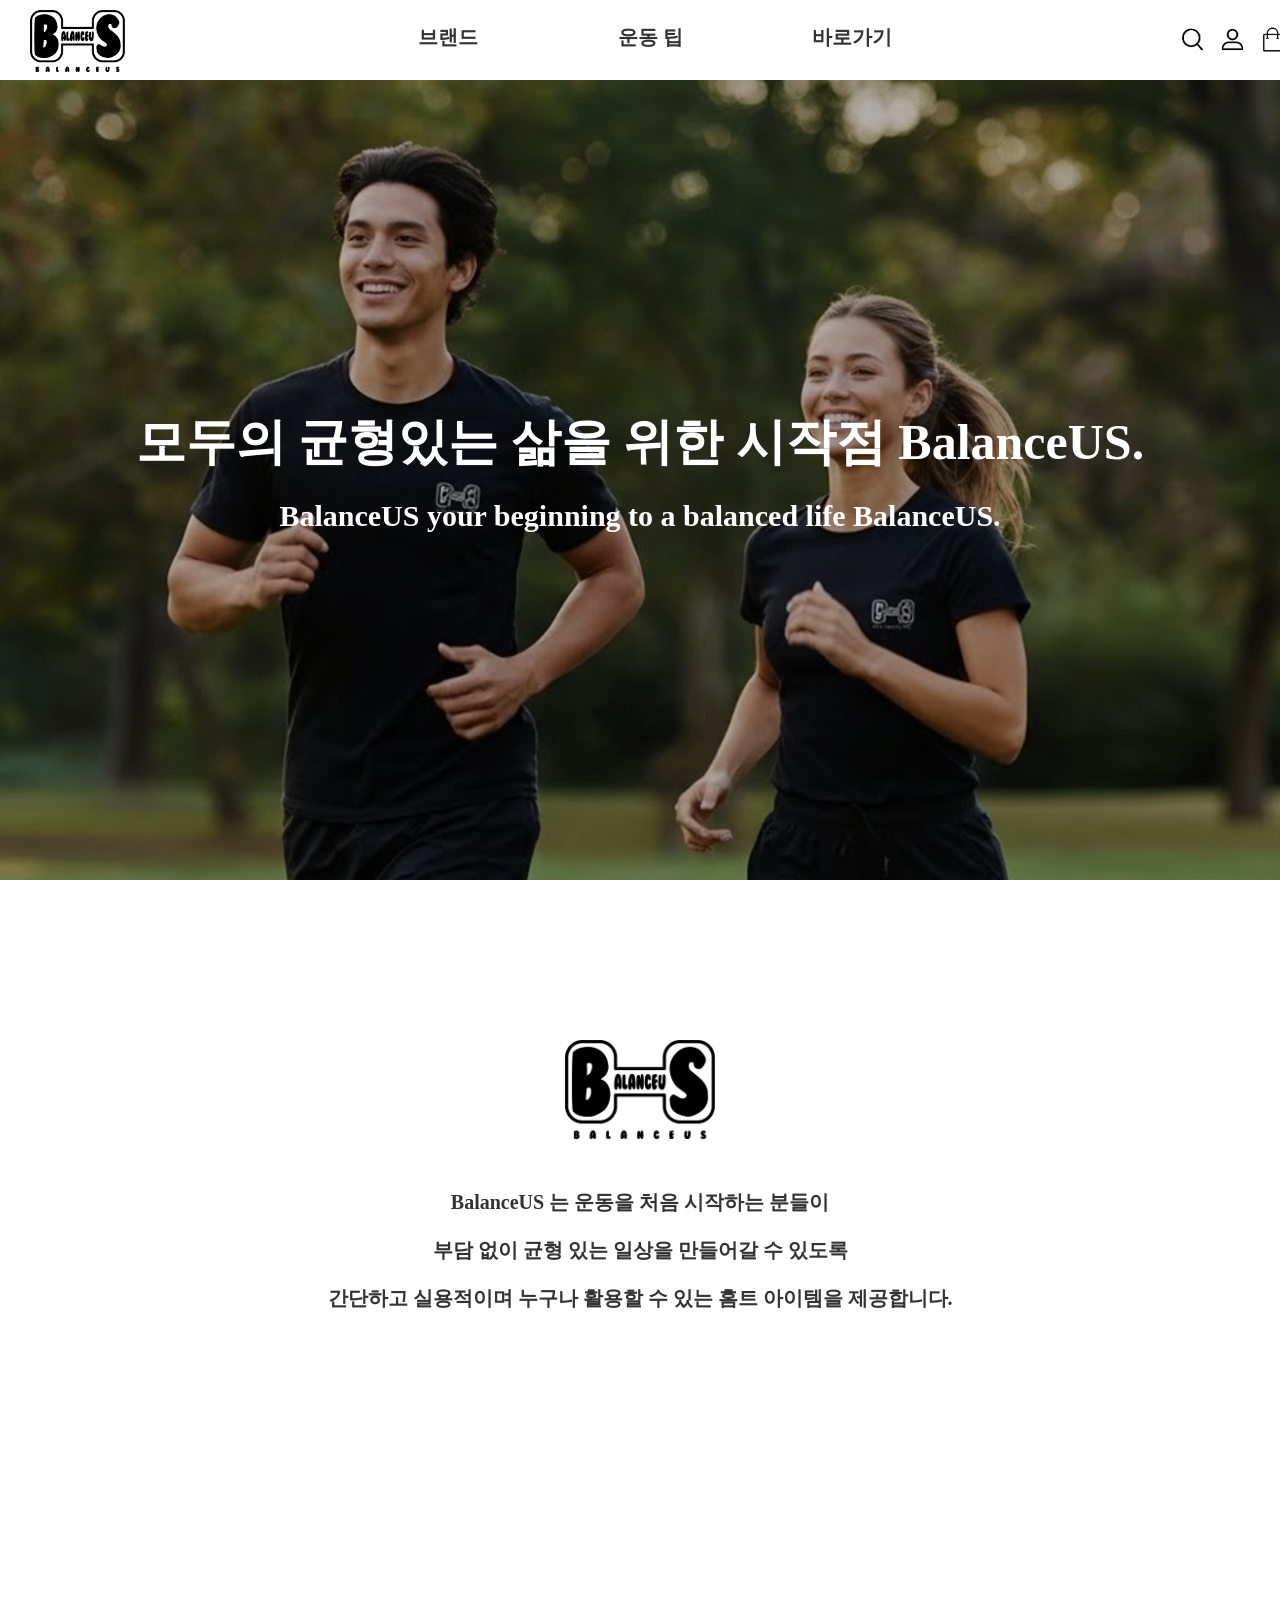
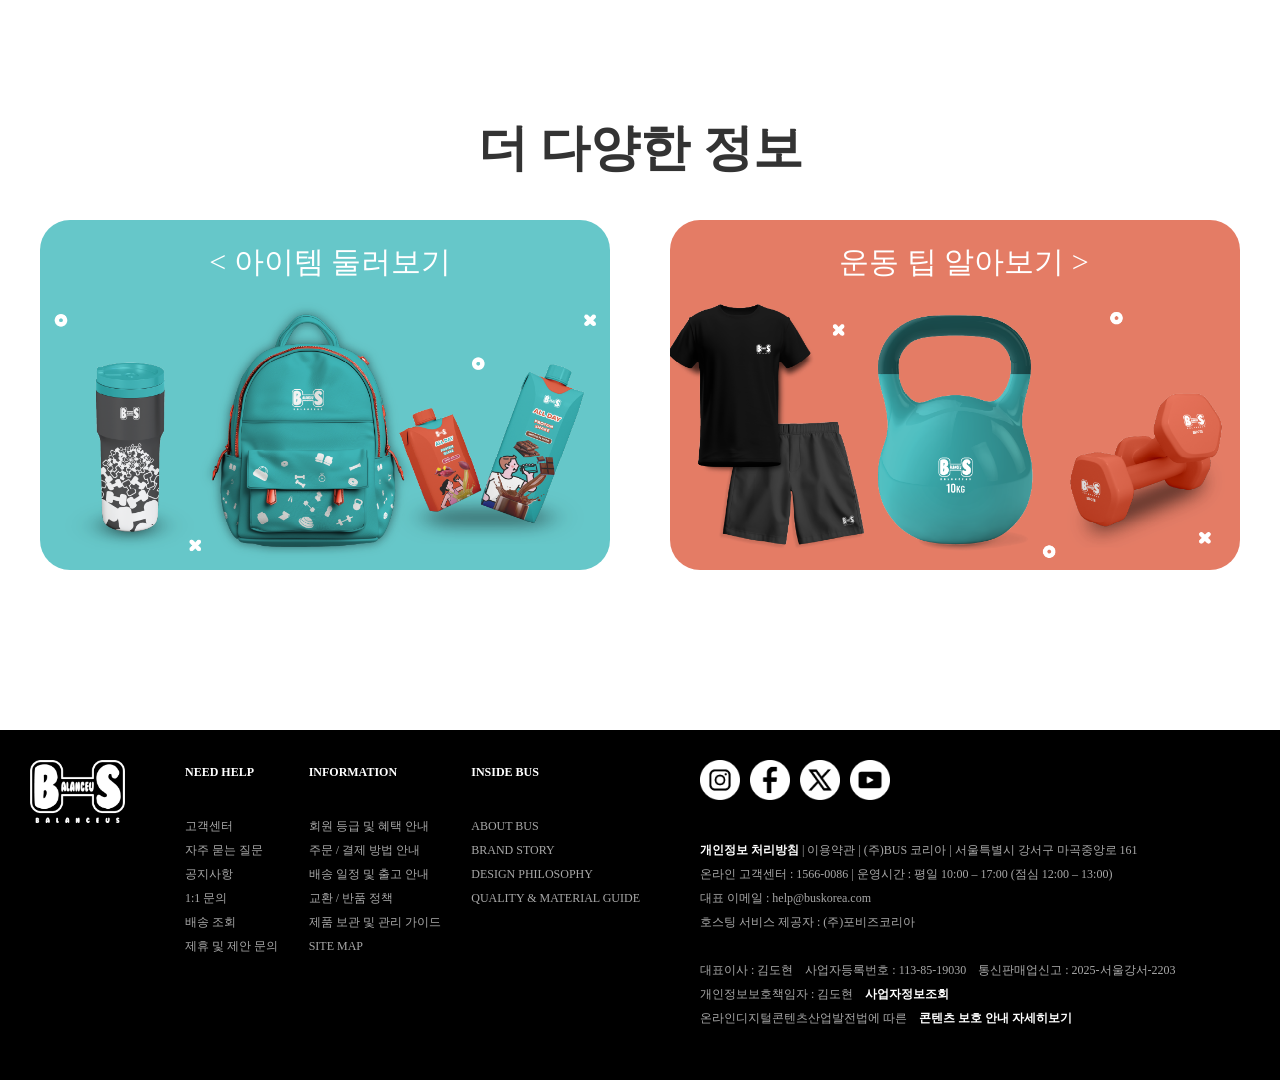
<file: sub/index2.html>
<!DOCTYPE html>
<html lang="ko">

<head>
    <meta charset="UTF-8">
    <meta name="viewport" content="width=1400px">
    <title>BalanceUS</title>

    <link rel="stylesheet" href="../css/style2.css">

<link rel="icon" type="image/png" sizes="32x32" href="../img/icon.png">


    <!-- 아이템 스와이퍼 -->
    <link rel="stylesheet" href="https://cdn.jsdelivr.net/npm/swiper@11/swiper-bundle.min.css" />

        <!-- AOS -->
    <link href="https://unpkg.com/aos@2.3.1/dist/aos.css" rel="stylesheet">



</head>

<body>

<div id="wrap_wrap">

    <div id="side_menu_wrap"><!-- 사이드 메뉴 -->
        <ul class="side_menu">
            <li><a href="#header_bg" class="side_up"></a></li>
            <li><a href="#" class="side_button1"></a></li>
            <li><a href="#" class="side_button2"></a></li>
            <li><a href="#" class="side_button3"></a></li>
            <li><a href="#footer_bg" class="side_down"></a></li>
        </ul>
    </div>

    <div id="header_bg"><!-- 메뉴 -->
        <div class="header_wrap">
            <div class="h_logo">
                <a href="../index.html"><img src="../img/logo.png" alt="logo"></a>
            </div>
            <ul class="menu">
                <li><a href="./index2.html">브랜드</a></li>
                <li><a href="./index3.html">운동 팁</a></li>

                <li class="direct_wrap">
                    <a href="#">바로가기</a>
                    <ul class="direct_menu">
                        
                <li><a href="../index.html#item_wrap">상품</a></li>
                <li><a href="../index.html#event_banner_bg">이벤트</a></li>
                <li><a href="../index.html#review_wrap">구매 후기</a></li>

                    </ul>
                </li>
                
            </ul>

            <ul class="h_list">
                <li><a href="#" class="hl_button1"></a></li>
                <li><a href="#" class="hl_button2"></a></li>
                <li><a href="#" class="hl_button3"></a></li>
            </ul>
        </div>
    </div>


    <div id="banner1_bg"><!-- 배너1 -->
        <div class="banner1_wrap">
            <h1 class="b1_h1">모두의 균형있는 삶을 위한 시작점 BalanceUS.

            </h1>
            <p class="b1_p1">
                BalanceUS your beginning to a balanced life BalanceUS.
            </p>
        </div>
    </div>

    <div id="br_contents_1" ><!-- 컨텐츠1 -->
        <div class="brc_img">
            <img src="../img/logo.png" alt="logo">
        </div>
        <p class="brc_p1">
            BalanceUS 는 운동을 처음 시작하는 분들이
            <br>
            <br>부담 없이 균형 있는 일상을 만들어갈 수 있도록
            <br>
            <br>간단하고 실용적이며 누구나 활용할 수 있는 홈트 아이템을 제공합니다.
        </p>
    </div>

    <div id="br_contents_2_wrap" data-aos="fade-up"><!-- 컨텐츠2 -->
        <div class="br_contents_2">

            <div class="brc2_img1">
                <p class="brc2_p1">
                    <span>Simple Start</span>
                    <br>
                    <br>
                    작지만 꾸준한 시작이 더 나은 하루를 만듭니다.
                </p>
            </div>
            <div class="brc2_img2">
                <p class="brc2_p2">
                    <span>Together & Balance</span>
                    <br>
                    <br>
                    함께하면 더 쉽게, 더 즐겁게.
                </p>
            </div>
        </div>

    </div>

    <div id="br_contents_3" data-aos="fade-up"><!-- 컨텐츠3 -->
        <div class="brc3_img1">
            <img src="../img/brand/br_contents3_img1.png" alt="br_contents3_img1">
        </div>

        <div class="brc3_img2_wrap">

            <div class="brc3_img2">
                <img src="../img/brand/br_contents3_img2.png" alt="br_contents3_img2">
                <p class="brc3_p1">
                    <span>Simple</span>
                    <br>
                    <br>누구나 쉽게
                    <br>시작할 수 있는 운동.
                </p>
            </div>
            <div class="brc3_img2">
                <img src="../img/brand/br_contents3_img2_2.png" alt="br_contents3_img2_2">
                <p class="brc3_p1">
                    <span>Balance</span>
                    <br>
                    <br>운동과 일상의 조화를 위한
                    <br>실용적인 아이템.
                </p>
            </div>
            <div class="brc3_img2">
                <img src="../img/brand/br_contents3_img2_3.png" alt="br_contents3_img2_3">
                <p class="brc3_p1">
                    <span>Friendly</span>
                    <br>
                    <br>부담 없는 접근성,
                    <br>친구 같은 브랜드.
                </p>
            </div>
        </div>

    </div>

    <div id="br_contents_4" data-aos="fade-up"><!-- 컨텐츠4 -->
        <h1 class="brc4_h1">
            운동을 해야 하는 이유?
        </h1>
        <div class="brc4_img">
            <img src="../img/brand/br_contents4_img1.png" alt="br_contents4_img1">
            <img src="../img/brand/br_contents4_img2.png" alt="br_contents4_img2">
        </div>
        <p class="brc4_p1">
            <span class="brc4_p1_span1">30대 비만율</span>은 <span class="brc4_p1_span2">35.8%</span>로 전 연령대 중 가장 높고, 증가 속도도
            가장 빠르게 나타나고 있습니다.
            <br>또한 <span class="brc4_p1_span1">20~30대의 당뇨병 환자</span>는 최근 10년 사이 <span
                class="brc4_p1_span2">79.8%</span>나 증가하며 건강 경고등이 켜졌습니다.
            <br>스트레스, 앉아 있는 생활, 불규칙한 패턴이 젊은 세대의 건강을 더 빨리 무너뜨리고 있습니다.
            <br>하지만 <span class="brc4_p1_span1">가벼운 운동 습관</span>만 만들어도 비만과 당뇨 같은 질환을 크게 예방할 수 있습니다.
            <br>2030세대일수록 지금 바로 시작하는 작은 운동이 가장 큰 변화를 만듭니다.
        </p>
    </div>

    <div id="br_contents_5" data-aos="fade-up"><!-- 컨텐츠5 -->
        <h1 class="brc5_h1">
            BalanceUS 에서 제공하는 것
        </h1>
        <div class="brc5_img_wrap">
            <div class="brc5_img">
                <img src="../img/brand/br_contents5_img1.png" alt="br_contents5_img1">
                <p class="brc5_p1">
                    기초운동 가이드
                </p>
                <p class="brc5_p2">
                    초보자도 할 수 있는 핵심 운동만 정리.
                </p>
            </div>
            <div class="brc5_img">
                <img src="../img/brand/br_contents5_img2.png" alt="br_contents5_img2">
                <p class="brc5_p1">
                    심플한 운동 아이템
                </p>
                <p class="brc5_p2">
                    복잡하지 않고 실용적인 입문자 중심 제품.
                </p>
            </div>
            <div class="brc5_img">
                <img src="../img/brand/br_contents5_img3.png" alt="br_contents5_img3">
                <p class="brc5_p1">
                    운동 루틴 추천
                </p>
                <p class="brc5_p2">
                    하루 10분으로 시작하는 효율적인 루틴.
                </p>
            </div>
        </div>
    </div>

    <div id="br_contents6"><!-- 컨텐츠6 -->
        <h1 class="brc6_h1">
            더 다양한 정보
        </h1>
        <div class="brc6_button_wrap">
            <div class="brc6_button">
                <a href="../index.html#item_wrap">
                    <p class="brc6_p1">< 아이템 둘러보기</p>
                    <img src="../img/brand/br_contents6_img1.png" alt="br_contents6_img1"></a>
            </div>
            <div class="brc6_button">
                <a href="./index3.html">
                    <p class="brc6_p1">운동 팁 알아보기 ></p>
                    <img src="../img/brand/br_contents6_img2.png" alt="br_contents6_img2"></a>
            </div>
        </div>
    </div>





    <div id="footer_bg"><!-- 푸터 -->
        <div class="footer_wrap">
            <div class="footer_left"><!-- 로고 공간 -->
                <div class="f_left_logo"><!-- 푸터 왼쪽 -->
                    <a href="../index.html"><img src="../img/f_logo.png" alt="f_logo"></a>
                </div>
            </div>
            <div class="footer_center"><!-- 푸터 중앙 -->
                <ul class="f_center_list">

                    <li class="fcl_top">NEED HELP</li>

                    <li><a href="#">고객센터</a></li>
                    <li><a href="#">자주 묻는 질문</a></li>
                    <li><a href="#">공지사항</a></li>
                    <li><a href="#">1:1 문의</a></li>
                    <li><a href="#">배송 조회</a></li>
                    <li><a href="#">제휴 및 제안 문의</a></li>

                </ul>
                <ul class="f_center_list">

                    <li class="fcl_top">INFORMATION</li>

                    <li><a href="#">회원 등급 및 혜택 안내</a></li>
                    <li><a href="#">주문 / 결제 방법 안내</a></li>
                    <li><a href="#">배송 일정 및 출고 안내</a></li>
                    <li><a href="#">교환 / 반품 정책</a></li>
                    <li><a href="#">제품 보관 및 관리 가이드</a></li>
                    <li><a href="#">SITE MAP</a></li>

                </ul>
                <ul class="f_center_list">

                    <li class="fcl_top">INSIDE BUS</li>

                    <li><a href="#">ABOUT BUS</a></li>
                    <li><a href="#">BRAND STORY</a></li>
                    <li><a href="#">DESIGN PHILOSOPHY</a></li>
                    <li><a href="#">QUALITY & MATERIAL GUIDE</a></li>

                </ul>
            </div>
            <div class="footer_right"><!-- 푸터 오른쪽 -->

                <ul class="fr1">
                    <li><a href="#"><img src="../img/footer_center_img1.png" alt="footer_center_img1"></a></li>
                    <li><a href="#"><img src="../img/footer_center_img2.png" alt="footer_center_img2"></a></li>
                    <li><a href="#"><img src="../img/footer_center_img3.png" alt="footer_center_img3"></a></li>
                    <li><a href="#"><img src="../img/footer_center_img4.png" alt="footer_center_img4"></a></li>
                </ul>

                <div class="fr2">
                    <p class="fr2_p">
                        <span>개인정보 처리방침</span> | 이용약관
                        | (주)BUS 코리아
                        | 서울특별시 강서구 마곡중앙로 161
                        <br>온라인 고객센터 : 1566-0086
                        | 운영시간 : 평일 10:00 – 17:00 (점심 12:00 – 13:00)
                        <br>대표 이메일 : help@buskorea.com
                        <br>호스팅 서비스 제공자 : (주)포비즈코리아
                        <br>
                        <br>
                        대표이사 : 김도현
                        &nbsp;&nbsp;&nbsp;사업자등록번호 : 113-85-19030
                        &nbsp;&nbsp;&nbsp;통신판매업신고 : 2025-서울강서-2203
                        <br>개인정보보호책임자 : 김도현&nbsp;&nbsp;&nbsp; <a href="#"><span>사업자정보조회</span></a>
                        <br>온라인디지털콘텐츠산업발전법에 따른
                        &nbsp;&nbsp;&nbsp;<a href="#"><span>콘텐츠 보호 안내 자세히보기</span></a>
                    </p>
                </div>

            </div>
        </div>
    </div>

</div>






    <script src="https://code.jquery.com/jquery-3.7.1.js"
        integrity="sha256-eKhayi8LEQwp4NKxN+CfCh+3qOVUtJn3QNZ0TciWLP4=" crossorigin="anonymous"></script>


    <!-- 아이템 스와이퍼 -->
    <script src="https://cdn.jsdelivr.net/npm/swiper@11/swiper-bundle.min.js"></script>

<!-- 내 JS -->
    <script src="../js/script2.js"></script>


    <!-- CDN AOS -->
    <script src="https://unpkg.com/aos@2.3.1/dist/aos.js"></script>

    <script>
        AOS.init();
    </script>

</body>

</html>
</file>
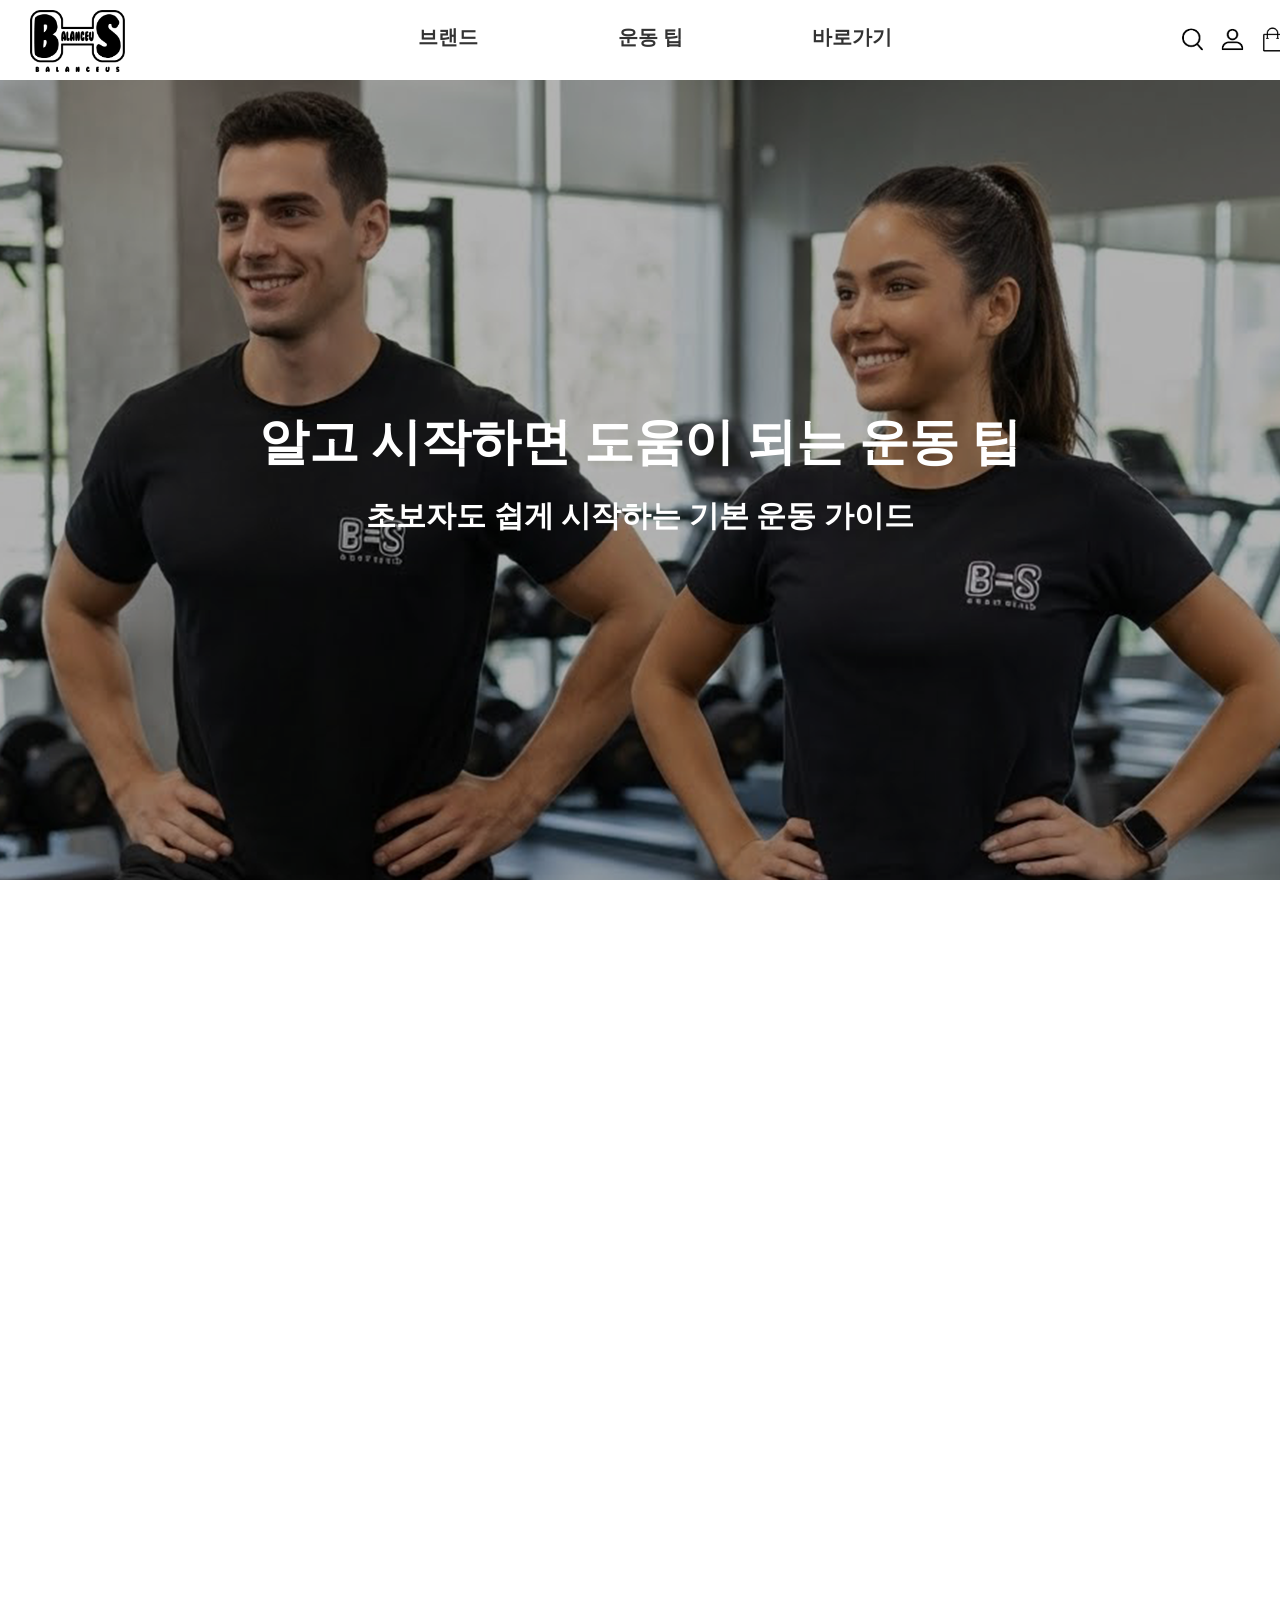
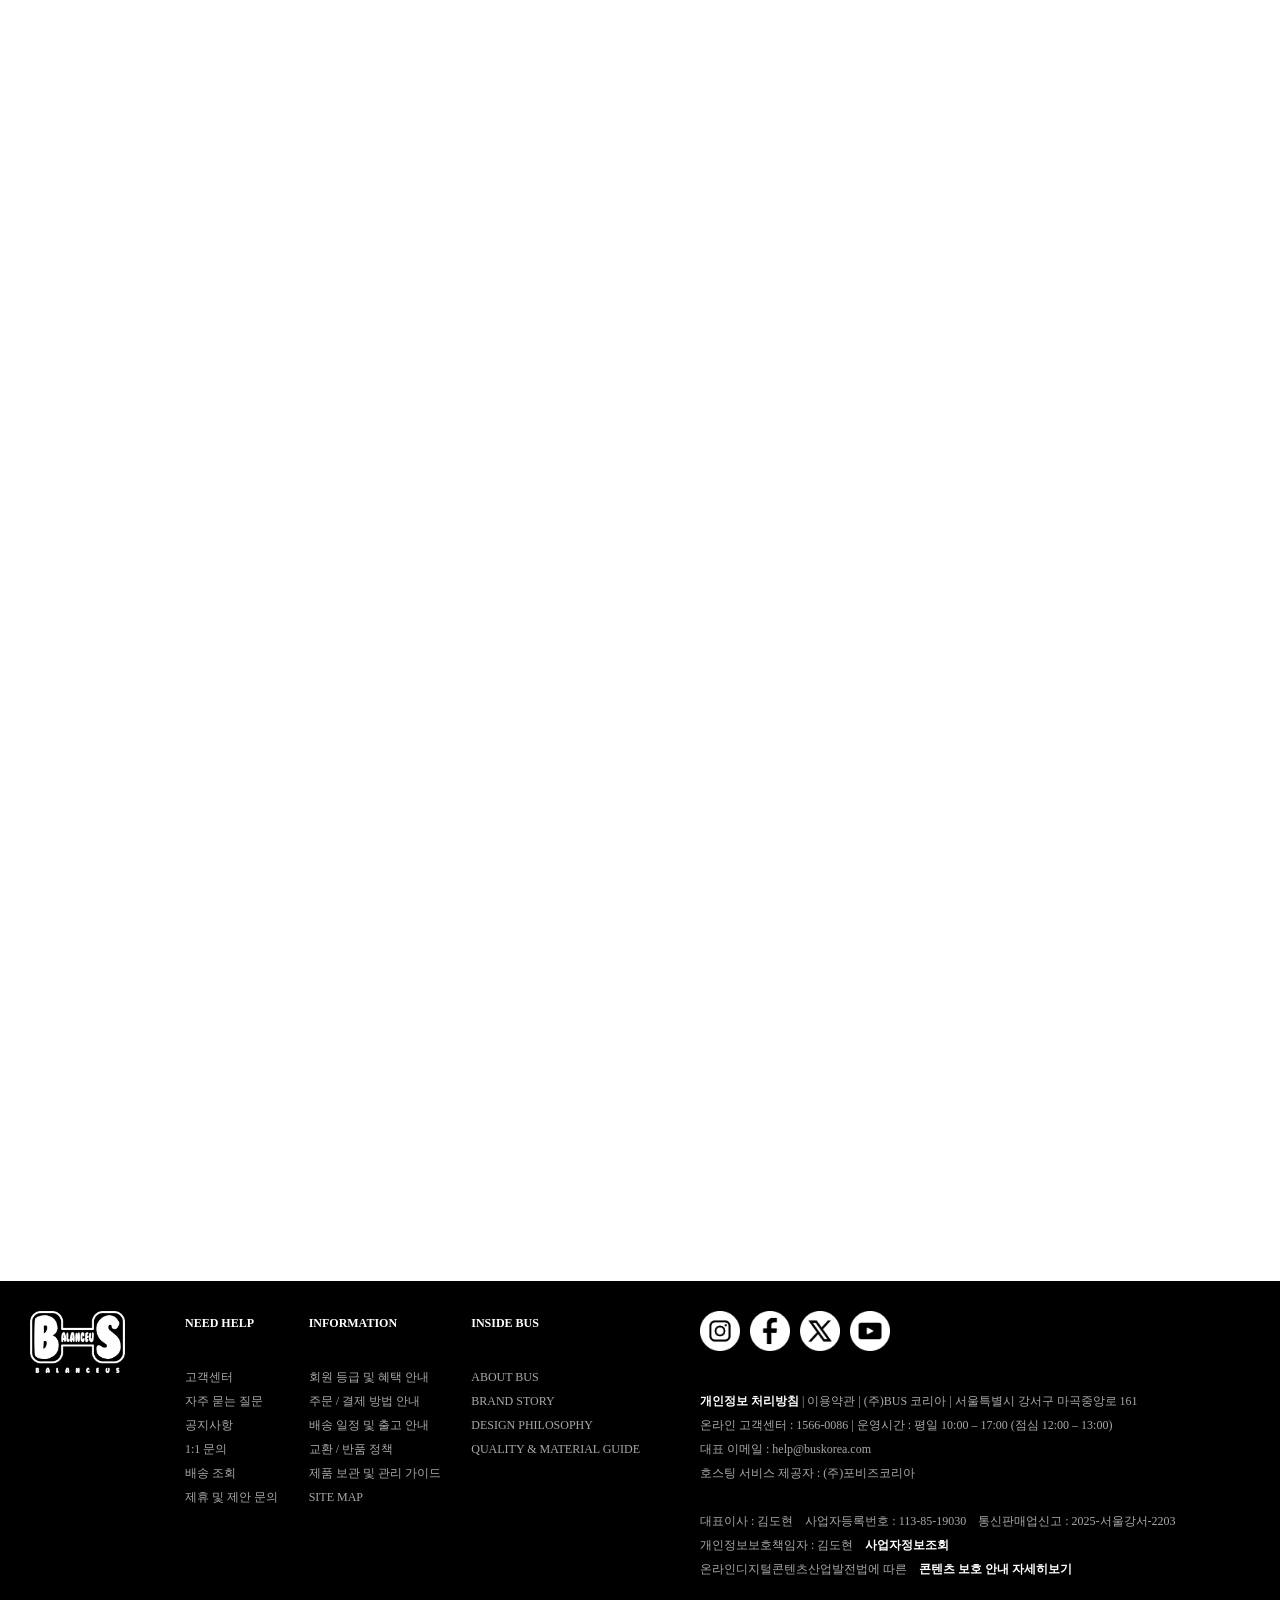
<file: sub/index3.html>
<!DOCTYPE html>
<html lang="ko">

<head>
    <meta charset="UTF-8">
    <meta name="viewport" content="width=1400px">
    <title>BalanceUS</title>

    <link rel="stylesheet" href="../css/style3.css">

<link rel="icon" type="image/png" sizes="32x32" href="../img/icon.png">


    <!-- 아이템 스와이퍼 -->
    <link rel="stylesheet" href="https://cdn.jsdelivr.net/npm/swiper@11/swiper-bundle.min.css" />

    <!-- AOS -->
    <link href="https://unpkg.com/aos@2.3.1/dist/aos.css" rel="stylesheet">



</head>

<body>
    <div id="side_menu_wrap"><!-- 사이드 메뉴 -->
        <ul class="side_menu">
            <li><a href="#header_bg" class="side_up"></a></li>
            <li><a href="#" class="side_button1"></a></li>
            <li><a href="#" class="side_button2"></a></li>
            <li><a href="#" class="side_button3"></a></li>
            <li><a href="#footer_bg" class="side_down"></a></li>
        </ul>
    </div>

    <div id="header_bg"><!-- 메뉴 -->
        <div class="header_wrap">
            <div class="h_logo">
                <a href="../index.html"><img src="../img/logo.png" alt="logo"></a>
            </div>
            <ul class="menu">
                <li><a href="./index2.html">브랜드</a></li>
                <li><a href="./index3.html">운동 팁</a></li>


                <li class="direct_wrap">
                    <a href="#">바로가기</a>
                    <ul class="direct_menu">
                        
                <li><a href="../index.html#item_wrap">상품</a></li>
                <li><a href="../index.html#event_banner_bg">이벤트</a></li>
                <li><a href="../index.html#review_wrap">구매 후기</a></li>

                    </ul>
                </li>


            </ul>

            <ul class="h_list">
                <li><a href="#" class="hl_button1"></a></li>
                <li><a href="#" class="hl_button2"></a></li>
                <li><a href="#" class="hl_button3"></a></li>
            </ul>
        </div>
    </div>


    <div id="banner1_bg"><!-- 배너 -->
        <div class="banner1_wrap">
            <h1 class="b1_h1">알고 시작하면 도움이 되는 운동 팁

            </h1>
            <p class="b1_p1">
                초보자도 쉽게 시작하는 기본 운동 가이드
            </p>
        </div>
    </div>

    <div id="tip_contents1" data-aos="fade-up"><!-- 컨텐츠1 -->
        <div class="step_box" >
            <p class="tc1_p1">STEP 1</p>
        </div>
        <h1 class="tc1_h1">스트레칭 & 워밍업</h1>
        <div class="tc1_box_wrap">
            <div class="tc1_box"><!-- 왼쪽 -->
                <img src="../img/tip/tip_contents1_img1.png" alt="tip_contents1_img1">
                <div class="tc1_text_wrap">

                    <p class="tc1_box_p1">손목</p>
                    <p class="tc1_box_p2">한 손을 앞으로 뻗은 뒤 손가락이 위를 향하게 펴고 다른 손으로 잡은 뒤 좌우로 돌려준다.
                    </p>
                </div>
            </div>
            <div class="tc1_box main_box"><!-- 가운데 -->
                <img src="../img/tip/tip_contents1_img2.png" alt="tip_contents1_img2">
                <div class="tc1_text_wrap">
                    
                    <p class="tc1_box_p1">어깨</p>
                    <p class="tc1_box_p2">양 손을 각 어깨에 올린 후
                        팔꿈치로 원을 그리듯 앞으로 또는 뒤로 천천히 돌린다.
                    </p>
                </div>
            </div>
            <div class="tc1_box"><!-- 오른쪽 -->
                <img src="../img/tip/tip_contents1_img3.png" alt="tip_contents1_img3">
                <div class="tc1_text_wrap">

                    <p class="tc1_box_p1">발목</p>
                    <p class="tc1_box_p2">일자로 서서 한쪽 발끝은 약간 앞을 짚고
                        발끝은 바닥에 붙인 상태로 발뒤꿈치로 원을 그려준다.
                    </p>
                </div>
            </div>
        </div>
    </div>

    <div id="tip_contents2" data-aos="fade-up"><!-- 컨텐츠2 -->
        <div class="step_box" >
            <p class="tc1_p1">STEP 2</p>
        </div>
        <h1 class="tc1_h1">부위별 필수 운동</h1>

        <div class="tc2_section">

            <div class="tc2_box_wrap swiper mySwiper">
                <div class="swiper-wrapper">

                    <div class="tc2_box swiper-slide" data-title="푸시업" data-text="가슴, 삼두, 어깨, 코어까지
                            동시에 사용하는 대표적인 전신 운동으로 어디서든 할 수 있고,
                            천천히 내려갔다 자극을 느끼면서 올라오는 것이 핵심."><!-- 카드1 -->
                        <div class="tc2_img">
                            <img src="../img/tip/tip_contents2_img1.png" alt="tip_contents2_img1">
                        </div>


                    </div>
                    <div class="tc2_box swiper-slide" data-title="스쿼트" data-text="허벅지와 엉덩이를 중심으로 하체 전반을 강화하는
                    기본 운동. 무릎과 허리 정렬을 유지하며
                            앉았다 일어나는 것이 핵심."><!-- 카드2 -->
                        <div class="tc2_img">
                            <img src="../img/tip/tip_contents2_img2.png" alt="tip_contents2_img1">
                        </div>


                    </div>
                    <div class="tc2_box swiper-slide" data-title="크런치" data-text="위 복부를 집중적으로 자극하는 대표적인 복근 운동.
                            목에 힘을 주지 말고 복부 힘으로 상체를 말아 올리는 것이 핵심."><!-- 카드3 -->
                        <div class="tc2_img">
                            <img src="../img/tip/tip_contents2_img3.png" alt="tip_contents2_img1">
                        </div>

                    </div>
                    <div class="tc2_box swiper-slide" data-title="레그레이즈" data-text="하복부 근육을 강화하는 운동으로
                            코어 안정성에 도움을 준다.
                            허리가 뜨지 않도록 복부에 힘을 주는 것이 핵심."><!-- 카드4 -->
                        <div class="tc2_img">
                            <img src="../img/tip/tip_contents2_img4.png" alt="tip_contents2_img1">
                        </div>


                    </div>
                    <div class="tc2_box swiper-slide" data-title="플랭크" data-text="복부, 허리, 어깨까지 동시에 사용하는
                            코어 안정화 운동.
                            몸을 일직선으로 유지하며 버티는 것이 핵심."><!-- 카드5 -->
                        <div class="tc2_img">
                            <img src="../img/tip/tip_contents2_img5.png" alt="tip_contents2_img1">
                        </div>


                    </div>

                </div>
            </div>

            <div class="tc2_text"><!-- 텍스트 -->
                <p class="tc2_p1"></p>
                <p class="tc2_p2"></p>
            </div>

        </div>

        <div class="tc2_guide_wrap">
            
            <img src="../img/tip/tc2_guide_2.png" class="overlay" alt="tc2_guide_2">
            <p class="tc2_g_p1">카드를 드래그 하세요</p>
        </div>
        

    </div>

    <div id="tip_contents3" data-aos="fade-up"><!-- 컨텐츠3 -->
        <div class="step_box" >
            <p class="tc1_p1">STEP 3</p>
        </div>
        <h1 class="tc1_h1">기본 자세 & 호흡법</h1>


        <div class="tc3_swiper_wrap">
            <div class="tc3_box_wrap swiper mySwiper2">
                <div class="swiper-wrapper">

                    <div class="tc3_box swiper-slide"><!-- 푸시업 -->

                        <div class="tc3_img_wrap">
                            <div class="tc3_img_bg"><!-- 이미지 -->
                                <div class="tc3_img1">
                                    <img src="../img/tip/tip_contents3_img1.png" alt="tip_contents3_img1">
                                </div>
                                <div class="tc3_img_text">
                                    <p class="tc3_img__text_p1">올바른 자세</p>
                                </div>
                            </div>
                            <div class="tc3_img_bg">
                                <div class="tc3_img2">
                                    <img src="../img/tip/tip_contents3_img1_2.png" alt="tip_contents3_img1_2">
                                </div>
                                <div class="tc3_img_text">
                                    <p class="tc3_img__text_p1">잘못된 자세</p>
                                </div>
                            </div>
                        </div>

                        <div class="tc3_text_box">
                            <div class="tc3_left_text">
                                <div class="tc3_lt_name">
                                    <p>푸시업</p>
                                </div>
                                <ul class="tc3_lt_p2">
                                    <li>
                                        <p>머리–허리–발 끝까지 몸 전체 일직선</p>
                                    </li>
                                    <li>
                                        <p>손은 어깨너비보다 약간 넓게, 팔꿈치 45도 각도</p>
                                    </li>
                                </ul>
                            </div>
                            <ul class="tc3_rt_p2">
                                <li>
                                    <p>내릴 때 → 들숨, 올릴 때 → 날숨</p>
                                </li>
                                <li>
                                    <p>허리가 꺾이거나 엉덩이가 과도하게 들리거나 내려가지 않게</p>
                                </li>
                            </ul>

                        </div>

                    </div>
                    <div class="tc3_box swiper-slide"><!-- 스쿼트 -->

                        <div class="tc3_img_wrap">
                            <div class="tc3_img_bg"><!-- 이미지 -->
                                <div class="tc3_img1">
                                    <img src="../img/tip/tip_contents3_img2.png" alt="tip_contents3_img2">
                                </div>
                                <div class="tc3_img_text">
                                    <p class="tc3_img__text_p1">올바른 자세</p>
                                </div>
                            </div>
                            <div class="tc3_img_bg">
                                <div class="tc3_img2">
                                    <img src="../img/tip/tip_contents3_img2_2.png" alt="tip_contents3_img2_2">
                                </div>
                                <div class="tc3_img_text">
                                    <p class="tc3_img__text_p1">잘못된 자세</p>
                                </div>
                            </div>
                        </div>

                        <div class="tc3_text_box">
                            <div class="tc3_left_text">
                                <div class="tc3_lt_name">
                                    <p>스쿼트</p>
                                </div>
                                <ul class="tc3_lt_p2">
                                    <li>
                                        <p>발은 어깨너비, 발끝은 약간 바깥쪽</p>
                                    </li>
                                    <li>
                                        <p>무릎은 발끝 방향으로 자연스럽게 이동</p>
                                    </li>
                                </ul>
                            </div>
                            <ul class="tc3_rt_p2">
                                <li>
                                    <p>엉덩이를 뒤로 빼며 앉듯이 내려가기</p>
                                </li>
                                <li>
                                    <p>허리는 곧게, 상체가 과하게 숙여지지 않게</p>
                                </li>
                            </ul>

                        </div>

                    </div>
                    <div class="tc3_box swiper-slide"><!-- 크런치 -->

                        <div class="tc3_img_wrap">
                            <div class="tc3_img_bg"><!-- 이미지 -->
                                <div class="tc3_img1">
                                    <img src="../img/tip/tip_contents3_img3.png" alt="tip_contents3_img3">
                                </div>
                                <div class="tc3_img_text">
                                    <p class="tc3_img__text_p1">올바른 자세</p>
                                </div>
                            </div>
                            <div class="tc3_img_bg">
                                <div class="tc3_img2">
                                    <img src="../img/tip/tip_contents3_img3_2.png" alt="tip_contents3_img3_2">
                                </div>
                                <div class="tc3_img_text">
                                    <p class="tc3_img__text_p1">잘못된 자세</p>
                                </div>
                            </div>
                        </div>

                        <div class="tc3_text_box">
                            <div class="tc3_left_text">
                                <div class="tc3_lt_name">
                                    <p>크런치</p>
                                </div>
                                <ul class="tc3_lt_p2">
                                    <li>
                                        <p>허리를 바닥에 밀착한 상태 유지</p>
                                    </li>
                                    <li>
                                        <p>턱을 당기지 말고 시선은 대각선</p>
                                    </li>
                                </ul>
                            </div>
                            <ul class="tc3_rt_p2">
                                <li>
                                    <p>복근 힘으로 상체를 말아 올리기</p>
                                </li>
                                <li>
                                    <p>반동 없이 천천히 올라가고 내려오기</p>
                                </li>
                            </ul>

                        </div>

                    </div>
                    <div class="tc3_box swiper-slide"><!-- 레그레이즈 -->

                        <div class="tc3_img_wrap">
                            <div class="tc3_img_bg"><!-- 이미지 -->
                                <div class="tc3_img1">
                                    <img src="../img/tip/tip_contents3_img4.png" alt="tip_contents3_img4">
                                </div>
                                <div class="tc3_img_text">
                                    <p class="tc3_img__text_p1">올바른 자세</p>
                                </div>
                            </div>
                            <div class="tc3_img_bg">
                                <div class="tc3_img2">
                                    <img src="../img/tip/tip_contents3_img4_2.png" alt="tip_contents3_img4_2">
                                </div>
                                <div class="tc3_img_text">
                                    <p class="tc3_img__text_p1">잘못된 자세</p>
                                </div>
                            </div>
                        </div>

                        <div class="tc3_text_box">
                            <div class="tc3_left_text">
                                <div class="tc3_lt_name">
                                    <p>레그레이즈</p>
                                </div>
                                <ul class="tc3_lt_p2">
                                    <li>
                                        <p>허리가 바닥에서 뜨지 않게 고정</p>
                                    </li>
                                    <li>
                                        <p>다리는 붙이고 무릎은 살짝만 굽혀도 OK</p>
                                    </li>
                                </ul>
                            </div>
                            <ul class="tc3_rt_p2">
                                <li>
                                    <p>다리를 내릴 때도 긴장 유지</p>
                                </li>
                                <li>
                                    <p>다리 반동 없이 복근으로 컨트롤
                                    </p>
                                </li>
                            </ul>

                        </div>

                    </div>
                    <div class="tc3_box swiper-slide"><!-- 플랭크 -->

                        <div class="tc3_img_wrap">
                            <div class="tc3_img_bg"><!-- 이미지 -->
                                <div class="tc3_img1">
                                    <img src="../img/tip/tip_contents3_img5.png" alt="tip_contents3_img5">
                                </div>
                                <div class="tc3_img_text">
                                    <p class="tc3_img__text_p1">올바른 자세</p>
                                </div>
                            </div>
                            <div class="tc3_img_bg">
                                <div class="tc3_img2">
                                    <img src="../img/tip/tip_contents3_img5_2.png" alt="tip_contents3_img5_2">
                                </div>
                                <div class="tc3_img_text">
                                    <p class="tc3_img__text_p1">잘못된 자세</p>
                                </div>
                            </div>
                        </div>

                        <div class="tc3_text_box">
                            <div class="tc3_left_text">
                                <div class="tc3_lt_name">
                                    <p>플랭크</p>
                                </div>
                                <ul class="tc3_lt_p2">
                                    <li>
                                        <p>머리–등–엉덩이–발까지 일직선</p>
                                    </li>
                                    <li>
                                        <p>어깨 바로 아래에 팔꿈치 위치</p>
                                    </li>
                                </ul>
                            </div>
                            <ul class="tc3_rt_p2">
                                <li>
                                    <p>복부와 엉덩이에 힘 주기</p>
                                </li>
                                <li>
                                    <p>허리가 꺾이거나 엉덩이 들리지 않게</p>
                                </li>
                            </ul>

                        </div>

                    </div>


                </div>
            </div>

            <div class="swiper-pagination"></div>

            <div class="swiper-button-prev"></div>
            <div class="swiper-button-next"></div>
        </div>

    </div>

    <div id="tip_contents4" data-aos="fade-up"><!-- 컨텐츠4 -->
        <div class="step_box" >
            <p class="tc1_p1">STEP 4</p>
        </div>
        <h1 class="tc1_h1">입문자 루틴 1주 차
        </h1>

        <div class="tc4_box_wrap"><!-- 이미지 상자 -->
            <div class="tc4_box">
                <img src="../img/tip/tip_contents4_img1.png" alt="tip_contents4_img1">
                <p class="tc4_box_p1">
                    푸시업 10개
                </p>
            </div>
            <div class="tc4_box">
                <img src="../img/tip/tip_contents4_img2.png" alt="tip_contents4_img2">
                <p class="tc4_box_p1">
                    스쿼트 10개
                </p>
            </div>
            <div class="tc4_box">
                <img src="../img/tip/tip_contents4_img3.png" alt="tip_contents4_img3">
                <p class="tc4_box_p1">
                    크런치 10개
                </p>
            </div>
            <div class="tc4_box">
                <img src="../img/tip/tip_contents4_img4.png" alt="tip_contents4_img4">
                <p class="tc4_box_p1">
                    레그레이즈 10개
                </p>
            </div>
            <div class="tc4_box">
                <img src="../img/tip/tip_contents4_img5.png" alt="tip_contents4_img5">
                <p class="tc4_box_p1">
                    플랭크 30초
                </p>
            </div>
        </div>

        <p class="tc4_text">
            처음 1주 차는 몸을 먼저 적응시키는 단계입니다.
            <br>무리하지 않고, 동작을 정확히 익히는 데 집중하세요.
            <br>위 5개 동작을 1주 동안 수행한 뒤, 조금씩 개수를 늘려가세요.
            <br>동작이 익숙해졌다면 자신만의 운동 루틴을 만들어보세요.
        </p>

    </div>

    <div id="tip_contents5" data-aos="fade-up"><!-- 컨텐츠5 -->
        <div class="step_box" >
            <p class="tc1_p1">STEP 5</p>
        </div>
        <h1 class="tc1_h1">마무리 팁
        </h1>
        <div class="tc5_box_wrap">
            <div class="tc5_box">
                <div class="tc5_box_img">
                    <img src="../img/tip/tip_contents5_img1.png" alt="tip_contents5_img1">
                </div>
                <p class="tc5_box_p1">수분 섭취</p>
                <p class="tc5_box_p2">운동 중, 운동 후에는 물 또는 이온음료를 통해
                    <br>땀으로 빠진 수분을 보충해 주세요.
                    <br>수분 섭취는 피로 회복과 근육 컨디션 유지에 도움이 됩니다.
                </p>
            </div>
            <div class="tc5_box">
                <div class="tc5_box_img">
                    <img src="../img/tip/tip_contents5_img2.png" alt="tip_contents5_img2">
                </div>
                <p class="tc5_box_p1">샤워</p>
                <p class="tc5_box_p2">운동 후에는 가볍게 샤워해 땀을 씻어내고
                    <br>몸의 긴장을 풀어 주세요.
                    <br>너무 뜨거운 물보다는 미지근한 물이 회복에 도움이 됩니다.
                </p>
            </div>
        </div>
    </div>



    <div id="footer_bg"><!-- 푸터 -->
        <div class="footer_wrap">
            <div class="footer_left"><!-- 로고 공간 -->
                <div class="f_left_logo"><!-- 푸터 왼쪽 -->
                    <a href="../index.html"><img src="../img/f_logo.png" alt="f_logo"></a>
                </div>
            </div>
            <div class="footer_center"><!-- 푸터 중앙 -->
                <ul class="f_center_list">

                    <li class="fcl_top">NEED HELP</li>

                    <li><a href="#">고객센터</a></li>
                    <li><a href="#">자주 묻는 질문</a></li>
                    <li><a href="#">공지사항</a></li>
                    <li><a href="#">1:1 문의</a></li>
                    <li><a href="#">배송 조회</a></li>
                    <li><a href="#">제휴 및 제안 문의</a></li>

                </ul>
                <ul class="f_center_list">

                    <li class="fcl_top">INFORMATION</li>

                    <li><a href="#">회원 등급 및 혜택 안내</a></li>
                    <li><a href="#">주문 / 결제 방법 안내</a></li>
                    <li><a href="#">배송 일정 및 출고 안내</a></li>
                    <li><a href="#">교환 / 반품 정책</a></li>
                    <li><a href="#">제품 보관 및 관리 가이드</a></li>
                    <li><a href="#">SITE MAP</a></li>

                </ul>
                <ul class="f_center_list">

                    <li class="fcl_top">INSIDE BUS</li>

                    <li><a href="#">ABOUT BUS</a></li>
                    <li><a href="#">BRAND STORY</a></li>
                    <li><a href="#">DESIGN PHILOSOPHY</a></li>
                    <li><a href="#">QUALITY & MATERIAL GUIDE</a></li>

                </ul>
            </div>
            <div class="footer_right"><!-- 푸터 오른쪽 -->

                <ul class="fr1">
                    <li><a href="#"><img src="../img/footer_center_img1.png" alt="footer_center_img1"></a></li>
                    <li><a href="#"><img src="../img/footer_center_img2.png" alt="footer_center_img2"></a></li>
                    <li><a href="#"><img src="../img/footer_center_img3.png" alt="footer_center_img3"></a></li>
                    <li><a href="#"><img src="../img/footer_center_img4.png" alt="footer_center_img4"></a></li>
                </ul>

                <div class="fr2">
                    <p class="fr2_p">
                        <span>개인정보 처리방침</span> | 이용약관
                        | (주)BUS 코리아
                        | 서울특별시 강서구 마곡중앙로 161
                        <br>온라인 고객센터 : 1566-0086
                        | 운영시간 : 평일 10:00 – 17:00 (점심 12:00 – 13:00)
                        <br>대표 이메일 : help@buskorea.com
                        <br>호스팅 서비스 제공자 : (주)포비즈코리아
                        <br>
                        <br>
                        대표이사 : 김도현
                        &nbsp;&nbsp;&nbsp;사업자등록번호 : 113-85-19030
                        &nbsp;&nbsp;&nbsp;통신판매업신고 : 2025-서울강서-2203
                        <br>개인정보보호책임자 : 김도현&nbsp;&nbsp;&nbsp; <a href="#"><span>사업자정보조회</span></a>
                        <br>온라인디지털콘텐츠산업발전법에 따른
                        &nbsp;&nbsp;&nbsp;<a href="#"><span>콘텐츠 보호 안내 자세히보기</span></a>
                    </p>
                </div>

            </div>
        </div>
    </div>








    <script src="https://code.jquery.com/jquery-3.7.1.js"
        integrity="sha256-eKhayi8LEQwp4NKxN+CfCh+3qOVUtJn3QNZ0TciWLP4=" crossorigin="anonymous"></script>


    <!-- 아이템 스와이퍼 -->
    <script src="https://cdn.jsdelivr.net/npm/swiper@11/swiper-bundle.min.js"></script>

    <!-- 내 JS -->
    <script src="../js/script3.js"></script>


    <!-- CDN AOS -->
    <script src="https://unpkg.com/aos@2.3.1/dist/aos.js"></script>

    <script>
        AOS.init();
    </script>

</body>

</html>
</file>
<file: css/style2.css>
* {
     margin: 0;
     padding: 0;
 }

 ul,
 ol {
     list-style: none;
 }

 a {
     text-decoration: none;
     color: inherit;
 }


 @font-face {
     font-family: 'NanumSquareNeo';
     src: url(https://hangeul.pstatic.net/hangeul_static/webfont/NanumSquareNeo/NanumSquareNeoTTF-aLt.woff2);
     font-weight: 300;
     font-display: swap;
 }

 @font-face {
     font-family: 'NanumSquareNeo';
     src: url(https://hangeul.pstatic.net/hangeul_static/webfont/NanumSquareNeo/NanumSquareNeoTTF-aLt.woff2);
     font-weight: 400;
     font-display: swap;
 }

 @font-face {
     font-family: 'NanumSquareNeo';
     src: url(https://hangeul.pstatic.net/hangeul_static/webfont/NanumSquareNeo/NanumSquareNeoTTF-bRg.woff2);
     font-weight: 400;
     font-display: swap;
 }

 @font-face {
     font-family: 'NanumSquareNeo';
     src: url(https://hangeul.pstatic.net/hangeul_static/webfont/NanumSquareNeo/NanumSquareNeoTTF-cBd.woff2);
     font-weight: 400;
     font-display: swap;
 }

 @font-face {
     font-family: 'NanumSquareNeo';
     src: url(https://hangeul.pstatic.net/hangeul_static/webfont/NanumSquareNeo/NanumSquareNeoTTF-dEb.woff2);
     font-weight: 400;
     font-display: swap;
 }

 @font-face {
     font-family: 'NanumSquareNeo';
     src: url(https://hangeul.pstatic.net/hangeul_static/webfont/NanumSquareNeo/NanumSquareNeoTTF-eHv.woff2);
     font-weight: 400;
     font-display: swap;
 }

 @font-face {
     font-family: 'NanumSquareNeo';
     src: url(https://hangeul.pstatic.net/hangeul_static/webfont/NanumSquareNeo/NanumSquareNeo-Variable.woff2);
     font-weight: 400;
     font-display: swap;
 }

 @font-face {
     font-family: 'NanumSquareNeo';
     src: url(https://hangeul.pstatic.net/hangeul_static/webfont/NanumSquareNeo/NanumSquareNeoTTF-bRg.woff2);
     font-weight: 400;
     font-display: swap;
 }

 @font-face {
     font-family: 'NanumSquareNeo';
     src: url(https://hangeul.pstatic.net/hangeul_static/webfont/NanumSquareNeo/NanumSquareNeoTTF-cBd.woff2);
     font-weight: 700;
     font-display: swap;
 }

 @font-face {
     font-family: 'NanumSquareNeo';
     src: url(https://hangeul.pstatic.net/hangeul_static/webfont/NanumSquareNeo/NanumSquareNeoTTF-dEb.woff2);
     font-weight: 800;
     font-display: swap;
 }

 @font-face {
     font-family: 'NanumSquareNeo';
     src: url(https://hangeul.pstatic.net/hangeul_static/webfont/NanumSquareNeo/NanumSquareNeoTTF-eHv.woff2);
     font-weight: 900;
     font-display: swap;
 }


 body {
     font-family: 'NanumSquareNeo';
     font-size: 16px;
     line-height: 1.5em;
     color: #333;

 }




 /* 사이드 메뉴 */
 #side_menu_wrap {
     position: absolute;
     position: fixed;
     top: 50%;
     left: 50%;
     margin-left: 620px;
     margin-top: -162.5px;
     z-index: 2;
     width: 60px;
     height: 325px;

     opacity: 0;
     pointer-events: none;
     transition: opacity 0.3s ease;


     /* background-color: orange; */
 }

 #side_menu_wrap.show {
     opacity: 1;
     pointer-events: auto;
 }

 .side_menu {
     display: flex;
     justify-content: center;
     flex-wrap: wrap;
 }

 .side_menu li a {
     display: block;
 }

 .side_button1,
 .side_button2,
 .side_button3 {
     margin: 10px 0;
 }

 .side_up {
     width: 40px;
     height: 40px;
     background-image: url(../img/side_up.png);
     background-size: cover;
     background-position: center;
 }

 .side_button1 {
     width: 60px;
     height: 60px;
     background-image: url(../img/side_button1.png);
     background-size: cover;
     background-position: center;
 }

 .side_button2 {
     width: 60px;
     height: 60px;
     background-image: url(../img/side_button2.png);
     background-size: cover;
     background-position: center;
 }

 .side_button3 {
     width: 60px;
     height: 60px;
     background-image: url(../img/side_button3.png);
     background-size: cover;
     background-position: center;
 }

 .side_down {
     width: 40px;
     height: 40px;
     background-image: url(../img/side_down.png);
     background-size: cover;
     background-position: center;
 }

 .side_up:hover,
 .side_down:hover {
     opacity: 0.5;
 }

 .side_button1:hover {
     width: 60px;
     height: 60px;
     background-image: url(../img/side_button1_2.png);
     background-size: cover;
     background-position: center;
 }

 .side_button2:hover {
     width: 60px;
     height: 60px;
     background-image: url(../img/side_button2_2.png);
     background-size: cover;
     background-position: center;
 }

 .side_button3:hover {
     width: 60px;
     height: 60px;
     background-image: url(../img/side_button3_2.png);
     background-size: cover;
     background-position: center;
 }








 /* 메뉴 */
 #header_bg {
     height: 80px;
     /* background-color: orange; */
 }

 .header_wrap {
     width: 1320px;
     box-sizing: border-box;
     padding: 0 30px;
     margin: 0 auto;
     /* background-color: orchid; */
     display: flex;
     justify-content: space-between;
 }

 .h_logo {
     width: 95px;
     height: 60px;
     margin-top: 10px;
 }

 .h_logo a {
     display: block;
 }

 .h_logo a img {
     width: 100%;
 }

 .menu {
     width: 1010px;
     font-size: 20px;
     font-weight: 800;
     display: flex;
     justify-content: center;
     /* background-color: blue; */
     
 }






 



.menu li a {
    position: relative;
    display: block;
    width: 202px;
    height: 80px;
    text-align: center;
    box-sizing: border-box;
    padding-top: 25px;
    font-weight: 800;

    overflow: hidden;        /* 중요 */
    transition: color 0.3s, padding-top 0.3s;
    z-index: 1;
}

 .menu> li> a::before {
     content: "";
     position: absolute;
     inset: 0;
     background-image: url(../img/hover_btn2.png);
     background-position: center;
     background-size: 110px;
     background-repeat: no-repeat;

     opacity: 0;
     /* 아래에 숨김 */
    transition: all 0.3s ease;
     z-index: -1;
     
 }


 .menu> li> a:hover::before {
     opacity: 1;
     /* 위로 올라옴 */
     transition: all 0.3s ease;
 }

 .menu> li> a:hover {
     color: #ffffff;
     padding-top: 27px;
 }




.direct_wrap{
    position: relative;
}

.direct_menu{
    position: absolute;
    top: 100%;
    left: 0;
   
}


.direct_menu li a{
    background-color: #ffffff;
    color: #000000;
}
.direct_menu li a:hover{
    background-color: #0000007a;
    color: #ffffff;
    padding-top: 27px;
}

 .direct_menu li a::before {
     content: "";
     position: absolute;
     inset: 0;


     opacity: 0;
     /* 아래에 숨김 */
    transition: all 0.3s ease;
     z-index: -1;
     
 }


 .direct_menu li a:hover::before {
     opacity: 1;
     /* 위로 올라옴 */
     transition: all 0.3s ease;
 }










 /* 오른쪽 리스트 */

 .h_list {
     width: 115px;
     margin-top: 22px;

     display: flex;
     justify-content: space-between;
 }

 .hl_button1 {
     display: block;
     width: 35px;
     height: 35px;
     /* background-color: aqua; */
     background-image: url(../img/list1.png);
     background-size: cover;
     background-position: center;
 }

 .hl_button1:hover {
     background-image: url(../img/list1_2.png);
     background-size: cover;
     background-position: center;
 }

 .hl_button2 {
     display: block;
     width: 35px;
     height: 35px;
     /* background-color: aqua; */
     background-image: url(../img/list2.png);
     background-size: cover;
     background-position: center;
 }

 .hl_button2:hover {
     background-image: url(../img/list2_2.png);
     background-size: cover;
     background-position: center;
 }

 .hl_button3 {
     display: block;
     width: 35px;
     height: 35px;
     /* background-color: aqua; */
     background-image: url(../img/list3.png);
     background-size: cover;
     background-position: center;
 }

 .hl_button3:hover {
     background-image: url(../img/list3_2.png);
     background-size: cover;
     background-position: center;
 }


 /* 배너1 */
 #banner1_bg {
     height: 800px;
     background: url(../img/brand/br_banner.png) no-repeat center;
     margin-bottom: 160px;
 }

 .banner1_wrap {
     width: 1200px;
     margin: 0 auto;
     text-align: center;
     color: #fff;
     box-sizing: border-box;
     padding-top: 350px;

 }

 .b1_h1 {
     font-size: 50px;
     font-weight: 800;
 }

 .b1_p1 {
     font-size: 30px;
     margin-top: 50px;
     font-weight: 600;
 }



 /* 컨텐츠1 */
 #br_contents_1 {
     width: 1200px;
     margin: 0 auto;
 }

 .brc_img {
     width: 150px;
     height: 100px;
     margin: 0 auto;
 }

 .brc_img img {
     display: block;
     width: 100%;
 }

 .brc_p1 {
     text-align: center;
     font-size: 20px;
     font-weight: 600;
     margin: 50px 0 160px;
 }


 /* 컨텐츠2 */
 #br_contents_2_wrap {
     width: 1200px;
     height: 600px;
     margin: 0 auto 160px;

 }

 .br_contents_2 {
     display: flex;
 }

 .brc2_img1 {
     width: 600px;
     height: 600px;
     background: url(../img/brand/br_img2_1.png) no-repeat center;
 }

 .brc2_img2 {
     width: 600px;
     height: 600px;
     background: url(../img/brand/br_img2_2.png) no-repeat center;
 }

 .brc2_p1,
 .brc2_p2 {
     margin-top: 250px;
     color: #fff;
     text-align: center;
     font-size: 20px;
 }

 .brc2_p1 span,
 .brc2_p2 span {
     font-size: 30px;
     font-weight: 600;
 }



 /* 컨텐츠3 */
 #br_contents_3 {
     width: 1200px;
     margin: 0 auto;
     text-align: center;

 }

 .brc3_img1 img,
 .brc3_img2 img {
     display: block;
 }

 .brc3_img1 {
     display: flex;
     justify-content: center;
     margin-bottom: 50px;
 }

 .brc3_img2_wrap {
     display: flex;
     justify-content: space-between;
     margin: 0 100px;
 }

 .brc3_img2 img {
     border-radius: 50%;
     box-shadow: 5px 5px 10px #00000030;
 }

 .brc3_p1 {
     margin-top: 30px;
 }

 .brc3_p1 {
     font-size: 20px;
     line-height: 1.5em;
     margin-bottom: 160px;
 }

 .brc3_p1 span {
     font-size: 30px;
     font-weight: 800;
 }



 /* 컨텐츠4 */
 #br_contents_4 {
     width: 1200px;
     /* height: 900px; */
     margin: 0 auto;
     text-align: center;
     /* background-color: orange; */
     box-sizing: border-box;
     padding: 10px 0 0 0;
 }

 .brc4_h1 {
     font-size: 40px;
     font-weight: 800;
     margin-bottom: 60px;
     /* background-color: orangered; */
 }

 .brc4_img {
     display: flex;
     justify-content: space-between;
 }

 .brc4_img img {
     width: 585px;
     border: 1px solid #888888;
     border-radius: 30px;
 }

 .brc4_p1 {
     font-size: 20px;
     line-height: 2.0em;
     margin-top: 50px;
     margin-bottom: 160px;
     /* background-color: orangered; */
 }

 .brc4_p1_span1 {
     font-weight: 800;
 }

 .brc4_p1_span2 {
     font-weight: 800;
     color: #DD5B3F;
 }


 /* 컨텐츠5 */
 #br_contents_5 {
     width: 1200px;
     margin: 0 auto;
     text-align: center;
     box-sizing: border-box;
     padding: 10px 0 0 0;
 }

 .brc5_h1 {
     font-size: 40px;
     font-weight: 800;
     margin-bottom: 60px;
 }


 .brc5_img_wrap {
     display: flex;
     justify-content: space-between;
 }

 .brc5_img img {
     margin-bottom: 30px;
     display: block;
     width: 380px;
     border-radius: 30px;
     box-shadow: 5px 5px 10px #00000030;
 }

 .brc5_p1 {
     font-size: 25px;
     font-weight: 800;
 }

 .brc5_p2 {
     font-size: 20px;
     margin: 30px 0 160px;
 }



 /* 컨텐츠6 */
 #br_contents6 {
     width: 1200px;
     margin: 0 auto 160px;
     text-align: center;
     box-sizing: border-box;
     padding: 10px 0 0 0;
 }

 .brc6_h1 {
     font-size: 50px;
     font-weight: 800;
     margin-bottom: 60px;
 }


 .brc6_button_wrap {
     display: flex;
     justify-content: space-between;
 }

 .brc6_button a {
     display: block;
     transition: all 0.3s;

 }

 .brc6_button a img {
     display: block;
     width: 100%;

 }

 .brc6_button {
     position: relative;
     width: 570px;
     border-radius: 30px;
     overflow: hidden;
    
 }

 .brc6_p1 {
     position: absolute;
     top: 30px;
     left: 50%;
     font-size: 30px;
     color: #fff;
     margin-left: -115.725px;
     z-index: 2;
 }

 .brc6_button a:hover,
 .brc6_button a img {
     transform: scale(1.1);
     transition: all 0.3s;
     
 }







 /* 푸터 footer */

 #footer_bg {
     height: 350px;
     background-color: #000;
     color: #ffffffa8
 }


 .footer_wrap {
     width: 1320px;
     height: 350px;
     margin: 0 auto;
     display: flex;
     justify-content: space-between;
     box-sizing: border-box;
     padding: 30px;
     /* background-color: skyblue; */
     font-size: 12px;
 }


 /* 푸터 왼쪽 */
 .footer_left {
     width: 125px;
     height: 100%;
     /* background-color: orange; */
 }

 .f_left_logo a {
     display: block;
     width: 95px;
     /* background-color: #40B9BB; */
 }

 .f_left_logo a img {
     width: 100%;
 }




 /* 푸터 중앙 */
 .footer_center {
     width: 515px;
     height: 100%;
     box-sizing: border-box;
     padding: 0 30px;
     /* background-color: orangered; */
     display: flex;
     justify-content: space-between;
 }

 .fcl_top {
     font-weight: 700;
     margin-bottom: 30px;
     color: #fff;
 }

 .f_center_list li a {
     display: block;
 }

 .f_center_list li a:hover {
     color: #fff;
 }



 /* 푸터 오른쪽 */
 .footer_right {
     width: 620px;
     height: 100%;
     box-sizing: border-box;
     padding-left: 30px;
     /* background-color: yellow; */
 }

 .fr1 {
     display: flex;
 }

 .fr1 li a {
     display: block;
     margin-right: 10px;
 }

 .fr1 li a:hover {
     opacity: 0.7;
 }

 .fr1 li a img {
     width: 40px;
 }


 .fr2 {
     margin-top: 30px;
 }

 .fr2_p span {
     color: #fff;
     font-weight: 700;
 }
</file>
<file: css/style3.css>
* {
     margin: 0;
     padding: 0;
 }

 ul,
 ol {
     list-style: none;
 }

 a {
     text-decoration: none;
     color: inherit;
 }


 @font-face {
     font-family: 'NanumSquareNeo';
     src: url(https://hangeul.pstatic.net/hangeul_static/webfont/NanumSquareNeo/NanumSquareNeoTTF-aLt.woff2);
     font-weight: 300;
     font-display: swap;
 }

 @font-face {
     font-family: 'NanumSquareNeo';
     src: url(https://hangeul.pstatic.net/hangeul_static/webfont/NanumSquareNeo/NanumSquareNeoTTF-aLt.woff2);
     font-weight: 400;
     font-display: swap;
 }

 @font-face {
     font-family: 'NanumSquareNeo';
     src: url(https://hangeul.pstatic.net/hangeul_static/webfont/NanumSquareNeo/NanumSquareNeoTTF-bRg.woff2);
     font-weight: 400;
     font-display: swap;
 }

 @font-face {
     font-family: 'NanumSquareNeo';
     src: url(https://hangeul.pstatic.net/hangeul_static/webfont/NanumSquareNeo/NanumSquareNeoTTF-cBd.woff2);
     font-weight: 400;
     font-display: swap;
 }

 @font-face {
     font-family: 'NanumSquareNeo';
     src: url(https://hangeul.pstatic.net/hangeul_static/webfont/NanumSquareNeo/NanumSquareNeoTTF-dEb.woff2);
     font-weight: 400;
     font-display: swap;
 }

 @font-face {
     font-family: 'NanumSquareNeo';
     src: url(https://hangeul.pstatic.net/hangeul_static/webfont/NanumSquareNeo/NanumSquareNeoTTF-eHv.woff2);
     font-weight: 400;
     font-display: swap;
 }

 @font-face {
     font-family: 'NanumSquareNeo';
     src: url(https://hangeul.pstatic.net/hangeul_static/webfont/NanumSquareNeo/NanumSquareNeo-Variable.woff2);
     font-weight: 400;
     font-display: swap;
 }

 @font-face {
     font-family: 'NanumSquareNeo';
     src: url(https://hangeul.pstatic.net/hangeul_static/webfont/NanumSquareNeo/NanumSquareNeoTTF-bRg.woff2);
     font-weight: 400;
     font-display: swap;
 }

 @font-face {
     font-family: 'NanumSquareNeo';
     src: url(https://hangeul.pstatic.net/hangeul_static/webfont/NanumSquareNeo/NanumSquareNeoTTF-cBd.woff2);
     font-weight: 700;
     font-display: swap;
 }

 @font-face {
     font-family: 'NanumSquareNeo';
     src: url(https://hangeul.pstatic.net/hangeul_static/webfont/NanumSquareNeo/NanumSquareNeoTTF-dEb.woff2);
     font-weight: 800;
     font-display: swap;
 }

 @font-face {
     font-family: 'NanumSquareNeo';
     src: url(https://hangeul.pstatic.net/hangeul_static/webfont/NanumSquareNeo/NanumSquareNeoTTF-eHv.woff2);
     font-weight: 900;
     font-display: swap;
 }


 body {
     font-family: 'NanumSquareNeo';
     font-size: 16px;
     line-height: 1.5em;
     color: #333;

 }


 /* 사이드 메뉴 */
 #side_menu_wrap {
     position: absolute;
     position: fixed;
     top: 50%;
     left: 50%;
     margin-left: 620px;
     margin-top: -162.5px;
     z-index: 2;
     width: 60px;
     height: 325px;

     opacity: 0;
     pointer-events: none;
     transition: opacity 0.3s ease;


     /* background-color: orange; */
 }

 #side_menu_wrap.show {
     opacity: 1;
     pointer-events: auto;
 }

 .side_menu {
     display: flex;
     justify-content: center;
     flex-wrap: wrap;
 }

 .side_menu li a {
     display: block;
 }

 .side_button1,
 .side_button2,
 .side_button3 {
     margin: 10px 0;
 }

 .side_up {
     width: 40px;
     height: 40px;
     background-image: url(../img/side_up.png);
     background-size: cover;
     background-position: center;
 }

 .side_button1 {
     width: 60px;
     height: 60px;
     background-image: url(../img/side_button1.png);
     background-size: cover;
     background-position: center;
 }

 .side_button2 {
     width: 60px;
     height: 60px;
     background-image: url(../img/side_button2.png);
     background-size: cover;
     background-position: center;
 }

 .side_button3 {
     width: 60px;
     height: 60px;
     background-image: url(../img/side_button3.png);
     background-size: cover;
     background-position: center;
 }

 .side_down {
     width: 40px;
     height: 40px;
     background-image: url(../img/side_down.png);
     background-size: cover;
     background-position: center;
 }

 .side_up:hover,
 .side_down:hover {
     opacity: 0.5;
 }

 .side_button1:hover {
     width: 60px;
     height: 60px;
     background-image: url(../img/side_button1_2.png);
     background-size: cover;
     background-position: center;
 }

 .side_button2:hover {
     width: 60px;
     height: 60px;
     background-image: url(../img/side_button2_2.png);
     background-size: cover;
     background-position: center;
 }

 .side_button3:hover {
     width: 60px;
     height: 60px;
     background-image: url(../img/side_button3_2.png);
     background-size: cover;
     background-position: center;
 }








 /* 메뉴 */
 #header_bg {
     height: 80px;
     /* background-color: orange; */
 }

 .header_wrap {
     width: 1320px;
     box-sizing: border-box;
     padding: 0 30px;
     margin: 0 auto;
     /* background-color: orchid; */
     display: flex;
     justify-content: space-between;
 }

 .h_logo {
     width: 95px;
     height: 60px;
     margin-top: 10px;
 }

 .h_logo a {
     display: block;
 }

 .h_logo a img {
     width: 100%;
 }

 .menu {
     width: 1010px;
     font-size: 20px;
     font-weight: 800;
     display: flex;
     justify-content: center;
     /* background-color: blue; */

 }










 .menu li a {
     position: relative;
     display: block;
     width: 202px;
     height: 80px;
     text-align: center;
     box-sizing: border-box;
     padding-top: 25px;
     font-weight: 800;

     overflow: hidden;
     
     transition: color 0.3s, padding-top 0.3s;
     z-index: 1;
 }

 .menu> li> a::before {
     content: "";
     position: absolute;
     inset: 0;
     background-image: url(../img/hover_btn2.png);
     background-position: center;
     background-size: 110px;
     background-repeat: no-repeat;

     opacity: 0;
     /* 아래에 숨김 */
    transition: all 0.3s ease;
     z-index: -1;
     
 }


 .menu> li> a:hover::before {
     opacity: 1;
     /* 위로 올라옴 */
     transition: all 0.3s ease;
 }

 .menu> li> a:hover {
     color: #ffffff;
     padding-top: 27px;
 }




.direct_wrap{
    position: relative;
}

.direct_menu{
    position: absolute;
    top: 100%;
    left: 0;
   
}


.direct_menu li a{
    background-color: #ffffff;
    color: #000000;
}
.direct_menu li a:hover{
    background-color: #0000007a;
    color: #ffffff;
    padding-top: 27px;
}

 .direct_menu li a::before {
     content: "";
     position: absolute;
     inset: 0;


     opacity: 0;
     /* 아래에 숨김 */
    transition: all 0.3s ease;
     z-index: -1;
     
 }


 .direct_menu li a:hover::before {
     opacity: 1;
     /* 위로 올라옴 */
     transition: all 0.3s ease;
 }









 /* 오른쪽 리스트 */

 .h_list {
     width: 115px;
     margin-top: 22px;

     display: flex;
     justify-content: space-between;
 }

 .hl_button1 {
     display: block;
     width: 35px;
     height: 35px;
     /* background-color: aqua; */
     background-image: url(../img/list1.png);
     background-size: cover;
     background-position: center;
 }

 .hl_button1:hover {
     background-image: url(../img/list1_2.png);
     background-size: cover;
     background-position: center;
 }

 .hl_button2 {
     display: block;
     width: 35px;
     height: 35px;
     /* background-color: aqua; */
     background-image: url(../img/list2.png);
     background-size: cover;
     background-position: center;
 }

 .hl_button2:hover {
     background-image: url(../img/list2_2.png);
     background-size: cover;
     background-position: center;
 }

 .hl_button3 {
     display: block;
     width: 35px;
     height: 35px;
     /* background-color: aqua; */
     background-image: url(../img/list3.png);
     background-size: cover;
     background-position: center;
 }

 .hl_button3:hover {
     background-image: url(../img/list3_2.png);
     background-size: cover;
     background-position: center;
 }


 /* 배너1 */
 #banner1_bg {
     height: 800px;
     background: url(../img/tip/tip_main_banner_img.png) no-repeat center;
     margin-bottom: 160px;
 }

 .banner1_wrap {
     width: 1200px;
     margin: 0 auto;
     text-align: center;
     color: #fff;
     box-sizing: border-box;
     padding-top: 350px;

 }

 .b1_h1 {
     font-size: 50px;
     font-weight: 800;
 }

 .b1_p1 {
     font-size: 30px;
     margin-top: 50px;
     font-weight: 600;
 }




 /* 컨텐츠1 */
 #tip_contents1 {
     width: 1200px;
     height: 930px;
     margin: 0 auto 160px;
     text-align: center;
     /* background-color: orangered; */
 }


 .step_box {
     width: 130px;
     height: 80px;
     background: url(../img/tip/setp_bg.png) no-repeat center;
    background-size: 130px;
     margin: 0 auto;
     box-sizing: border-box;
     padding-top: 28px;
 }

 .tc1_p1 {
     font-size: 20px;
     color: #fff;
     font-weight: 800;
 }

 .tc1_h1 {
     font-size: 40px;
     margin: 60px 0 80px;
     font-weight: 800;
 }




 .tc1_box_wrap {
     width: 1200px;
     margin: 0 auto;
     height: 600px;
     display: flex;
     justify-content: center;
     align-items:center;
     
     gap: 100px;
     /* background-color: orange; */
     
 }

 .tc1_box {
     width: 200px;
     transform: scale(1);
     
     transform-origin: center center;
     transition: all 0.3s ease;
     
 }

 .tc1_box img {
     width: 100%;
     border-radius: 15px;
     display: block;
     transition: width 0.3s ease;
     box-shadow: 5px 5px 10px #00000030;
 }


.tc1_text_wrap{
    width: 400px;
    /* height: 600px; */
    /* background-color: orange; */
    position: relative;
    margin: 0 auto;
}

 .tc1_box_p1 {
     font-size: 25px;
     font-weight: 600;
     margin: 30px 0 0;
     
 }

 .tc1_box_p2 {
     font-size: 16px;
     line-height: 1.5em;
    position: absolute;
     bottom: -80px;
     left: 0;
     
 }

 .tc1_box_p1,
 .tc1_box_p2 {
     opacity: 0;
     max-height: 0;
     transition: opacity 0.3s ease, max-height 0.3s ease;

 }

 .tc1_box:hover {
     width: 400px;
     
 }

 .tc1_box:hover .tc1_box_p1,
 .tc1_box:hover .tc1_box_p2 {
     opacity: 1;
     max-height: 200px;
     
 }

 .main_box {
     width: 400px;
     
 }

 .main_box .tc1_box_p1,
 .main_box .tc1_box_p2 {
     opacity: 1;
     max-height: 200px;
     
 }



 .main_box:hover {
     width: 400px;
     
 }

 .tc1_box:hover .tc1_box_p1,
 .tc1_box:hover .tc1_box_p2,
 .main_box .tc1_box_p1,
 .main_box .tc1_box_p2 {
     opacity: 1;
     max-height: 200px;
     
 }

 .tc1_box_wrap:has(.tc1_box:not(.main_box):hover) .main_box {
     width: 200px;
     
 }

 .tc1_box_wrap:has(.tc1_box:not(.main_box):hover) .main_box .tc1_box_p1,
 .tc1_box_wrap:has(.tc1_box:not(.main_box):hover) .main_box .tc1_box_p2 {
     opacity: 0;
     max-height: 0;
     transition: all 0.3s ease;
 }




 /* 컨텐츠2 */
 #tip_contents2 {
     width: 1200px;
     height: 920px;
     margin: 0 auto 160px;
     text-align: center;
     /* background-color: orangered; */

 }

.tc2_guide_wrap{
    width: 500px;
    margin: 0 auto;
    float: left;
    padding-top: 50px;
    padding-left: 170px;
    position: relative;
    text-align: center;
}


.tc2_guide_wrap .overlay {
    position: absolute;
    left: 50%;
    bottom: 0;
    width: 30px;
    transform: translateX(100%);
    animation: guideMove 2s ease infinite;
}

@keyframes guideMove {
    0% {
        transform: translateX(100%);
        opacity: 1;
        content: url('../img/tip/tc2_guide_2.png');
    }

    20% {
        transform: translateX(100%);
        content: url('../img/tip/tc2_guide_3.png');
    }

    40% {
        transform: translateX(-350%);
        opacity: 1;
    }


    60% {
        transform: translateX(-350%);
        opacity: 0;
    }

    100% {
        transform: translateX(100%);
        opacity: 0;
    }
}

.tc2_g_p1{
    position: absolute;
    top: 0;
    left: 0;
    margin-top: 80px;
    margin-left: 230px;
    opacity: 0.7;
}






 .tc2_section {
     width: 1200px;
     margin: 0 auto;
     display: flex;
     gap: 80px;
 }


 .tc2_box_wrap {
     width: 500px;
 }

 .swiper {
     overflow: hidden;
 }



 .tc2_img {
     width: 470px;
 }

 .tc2_img img {
     width: 100%;
     border-radius: 15px;
 }

 .tc2_text {
     margin: 200px 0 0 0;
     width: 500px;
     opacity: 0;
     transform: translateX(20px);
     transition: 0.4s ease;
     /* background-color: orange; */
 }

 .tc2_text.active {
     opacity: 1;
     transform: translateX(0);
 }

 .tc2_text {
     transform: none !important;
     perspective: none !important;
     will-change: auto;
 }

 .tc2_p1 {
     font-size: 25px;
     font-weight: 600;
 }

 .tc2_p2 {
     margin-top: 30px;
     font-size: 16px;
     line-height: 1.5em;
     /* font-weight: 600; */
     white-space: pre-line;
 }


 .swiper-cards .swiper-slide {
     background: transparent !important;
     box-shadow: none !important;
 }

 .swiper-cards .swiper-slide-shadow {
     display: none !important;
 }

 .swiper-cards .swiper-slide::before {
     display: none !important;
 }



 /* 컨텐츠3 */
 #tip_contents3 {
     width: 1320px;
     /* height: 800px; */
     margin: 0 auto 160px;
     text-align: center;
     /* background-color: orangered; */
 }


 .tc3_box_wrap {
     width: 1200px;
     height: 700px;
     margin: 0 auto;
     background-color: #000;
     color: #fff;
     border-radius: 30px;
 }

 .tc3_img_wrap {
     width: 1200px;
     display: flex;
     justify-content: space-between;
     box-sizing: border-box;
     padding: 40px;
     /* background-color: orange; */
 }


 .tc3_img_bg {
     width: 550px;
     height: 450px;
     position: relative;
 }


 .tc3_img1 img{
    display: block;
    width: 100%;
    border-radius: 15px;
 }
 .tc3_img2 img{
    display: block;
    
    width: 100%;
    border-radius:15px
 }



 .tc3_img_text {
    position: absolute;
    top: 0;
    left: 0;
     width: 150px;
     height: 30px;
     background-color: #000;
     border-radius: 10px;
     font-size: 20px;
     font-weight: 600;
     padding-top: 2px;
     margin-top: 400px;
     margin-left: 200px;
     box-sizing: border-box;
 }


 .tc3_text_box {
     width: 1200px;
     height: 80px;
     margin: 0 auto;
     /* background-color: orange; */
     display: flex;
     box-sizing: border-box;
     padding: 0 40px;
 }

 .tc3_left_text {
     display: flex;
 }

 .tc3_lt_name {
     width: 120px;
     height: 50px;
     background-color: #fff;
     border-radius: 10px;
     color: #000;
     font-size: 20px;
     font-weight: 800;
     display: flex;
     align-items: center;
     justify-content: center;
 }


 .tc3_lt_p2 {
     width: 430px;
     /* background-color: orangered; */
     text-align: left;
     list-style: disc;
     box-sizing: border-box;
     padding-left: 50px;
     line-height: 2.5em;
     font-weight: 600;
 }

 .tc3_rt_p2 {
     width: 550px;
     /* background-color: orchid; */
     text-align: left;
     list-style: disc;
     box-sizing: border-box;
     padding-left: 50px;
     line-height: 2.5em;
     font-weight: 600;
 }

 .tc3_swiper_wrap {
    position: relative;
    width: 100%;
}


.tc3_swiper_wrap .swiper-pagination {
    position: absolute;
    bottom: 0;   /* box_wrap 아래로 */
    left: 50%;
    margin-left: 660px;
    margin-bottom: -10px;
    transform: translateX(-50%);
    width: auto;
}


  .tc3_swiper_wrap .swiper-pagination-bullet {
     background-color: #ffffff;
     margin-bottom: 30px !important;
     width: 15px;
     height: 15px;
 }

 #tip_contents3 {
     --swiper-navigation-size: 35px;
     /* 기본은 44px */
     --swiper-navigation-color: #000000a9;
 }




/* 컨텐츠4 */
 #tip_contents4 {
     width: 1200px;
     height: 700px;
     margin: 0 auto 160px;
     text-align: center;
     /* background-color: orangered; */
 }

.tc4_box_wrap{
    width: 1200px;
    margin: 0 auto;
    display: flex;
    justify-content: space-between;
    /* background-color: orange; */
}

.tc4_box{
    width: 204px;
}

.tc4_box img{
    width: 100%;
    border-radius: 50%;
    box-shadow: 0 0 10px #00000050;
    transition: all 0.3s ease;
}

.tc4_box img:hover{
    transform: scale(1.1);
    transition: all 0.3s ease;
}

.tc4_box_p1{
    margin-top: 30px;
    font-size: 20px;
    font-weight: 800;
}


.tc4_text{
    margin-top: 50px;
    font-weight: 600;
    font-size: 16px;
    line-height: 1.5em;
}




/* 컨텐츠5 */
#tip_contents5{
     width: 1200px;
     /* height: 700px; */
     margin: 0 auto 160px;
     text-align: center;
     /* background-color: orangered; */
     box-sizing: border-box;
     padding: 0 50px;
}

.tc5_box_wrap{
    display: flex;
    justify-content: space-between;
}

.tc5_box_img{
    width: 500px;
}

.tc5_box_img img{
    width: 100%;
    border-radius: 30px;
    box-shadow: 0 0 10px #00000050;
}

.tc5_box_p1{
    font-size: 25px;
    margin: 50px 0;
    font-weight: 600;
}

.tc5_box_p2{
    font-size: 16px;
    line-height: 1.5em;
    font-weight: 600;
}




 /* 푸터 footer */

 #footer_bg {
     height: 350px;
     background-color: #000;
     color: #ffffffa8
 }


 .footer_wrap {
     width: 1320px;
     height: 350px;
     margin: 0 auto;
     display: flex;
     justify-content: space-between;
     box-sizing: border-box;
     padding: 30px;
     /* background-color: skyblue; */
     font-size: 12px;
 }


 /* 푸터 왼쪽 */
 .footer_left {
     width: 125px;
     height: 100%;
     /* background-color: orange; */
 }

 .f_left_logo a {
     display: block;
     width: 95px;
     /* background-color: #40B9BB; */
 }

 .f_left_logo a img {
     width: 100%;
 }




 /* 푸터 중앙 */
 .footer_center {
     width: 515px;
     height: 100%;
     box-sizing: border-box;
     padding: 0 30px;
     /* background-color: orangered; */
     display: flex;
     justify-content: space-between;
 }

 .fcl_top {
     font-weight: 700;
     margin-bottom: 30px;
     color: #fff;
 }

 .f_center_list li a {
     display: block;
 }

 .f_center_list li a:hover {
     color: #fff;
 }



 /* 푸터 오른쪽 */
 .footer_right {
     width: 620px;
     height: 100%;
     box-sizing: border-box;
     padding-left: 30px;
     /* background-color: yellow; */
 }

 .fr1 {
     display: flex;
 }

 .fr1 li a {
     display: block;
     margin-right: 10px;
 }

 .fr1 li a:hover {
     opacity: 0.7;
 }

 .fr1 li a img {
     width: 40px;
 }


 .fr2 {
     margin-top: 30px;
 }

 .fr2_p span {
     color: #fff;
     font-weight: 700;
 }
</file>
